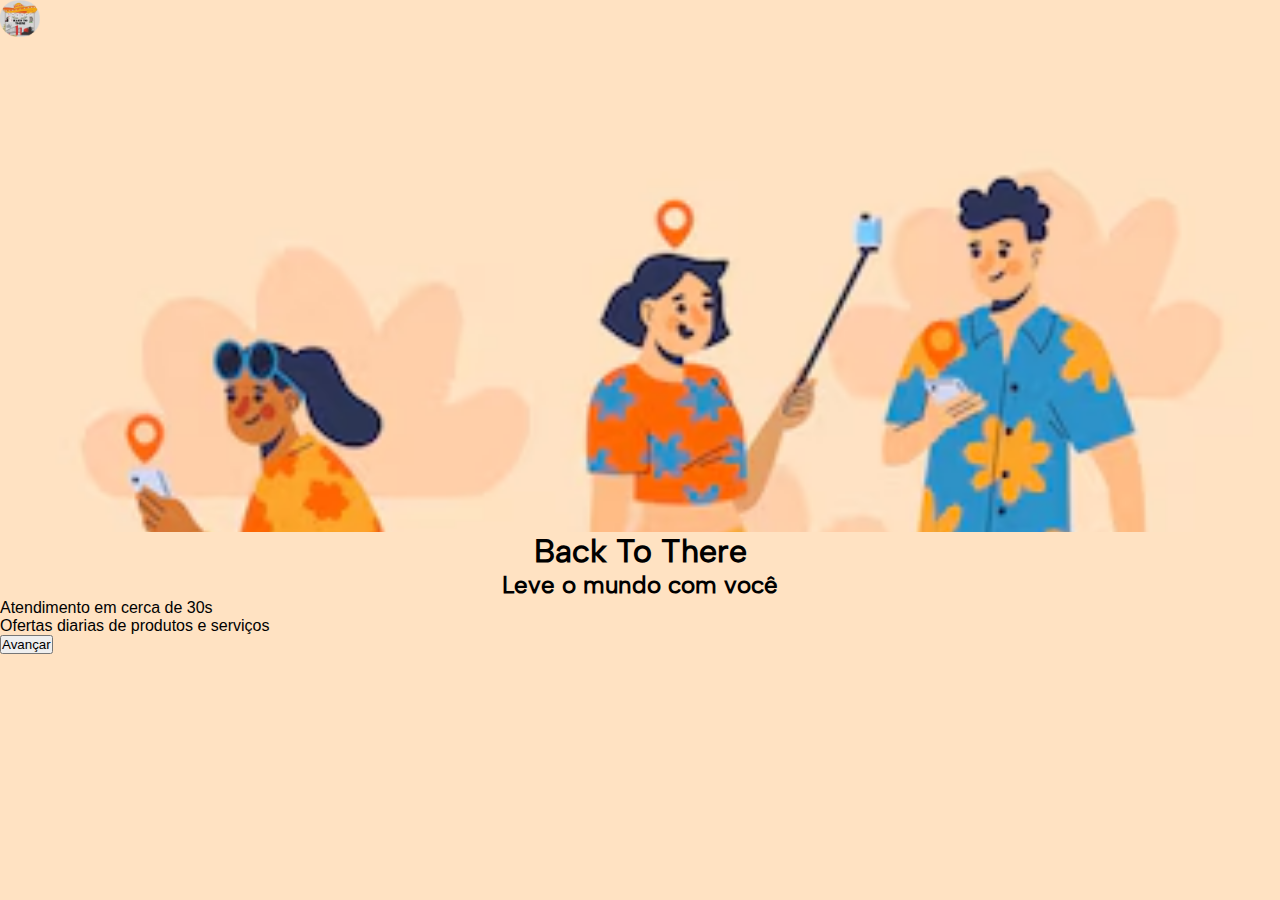
<file: index.html>
<!DOCTYPE html>
<html lang="pt-bt">
<head>
    <meta charset="UTF-8">
    <meta name="viewport" content="width=device-width, initial-scale=1.0">
    <title>Site</title>
    <link rel="shortcut icon" href="img/Captura_de_tela_2025-06-02_170545-removebg-preview.png" type="image/x-icon">
    <link rel="stylesheet" href="estilos/index.css">
</head>
<body>
    <header>
        <div id="iconBack">

        </div>        
    </header>
    <main>
        <div id="fotoPrincipal">

        </div>
        <h1>Back To There</h1>
        <h2>Leve o mundo com você</h2>
        <section>
            <div id="relogio">

            </div>
            <p>Atendimento em cerca de 30s</p>
        </section>
        <section>
            <div id="etiqueta">

            </div>
            <p>Ofertas diarias de produtos e serviços</p>
        </section>
        <section>
            <button>Avançar</button>
        </section>
    </main>

</body>
</html>
</file>
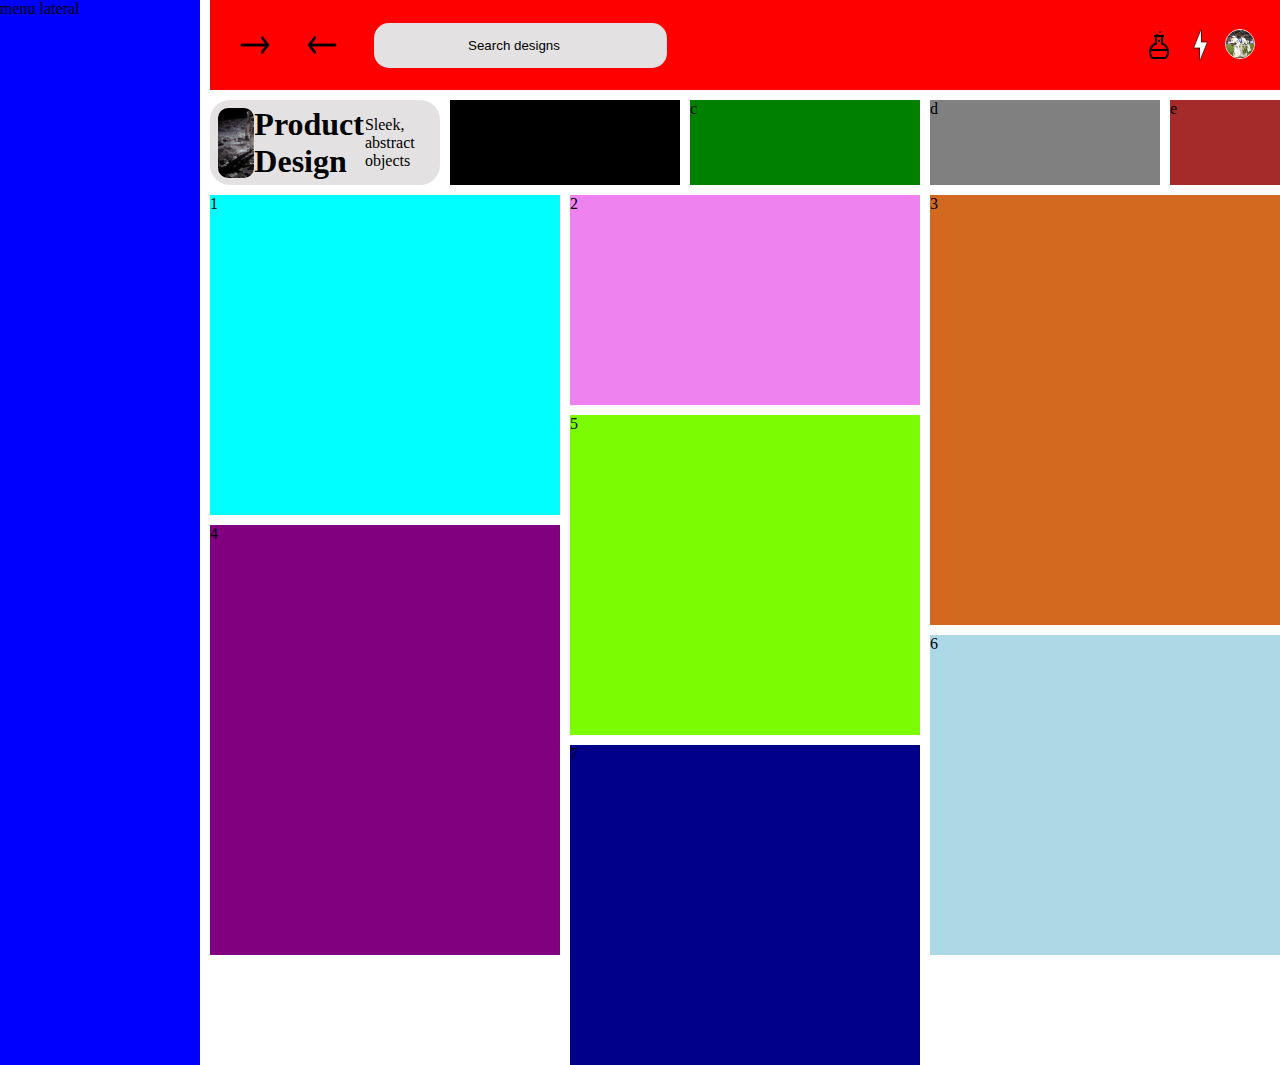
<file: Brainwave/index.html>
<!DOCTYPE html>
<html lang="pt-br">
<head>
    <meta charset="UTF-8">
    <meta name="viewport" content="width=device-width, initial-scale=1.0">
    <title>Brainwave</title>
    <link rel="stylesheet" href="estilos/style.css">
</head>
<body>
    <header>
        <div class="setas-e-pesquisa">
            <img src="img/icons8-right-arrow-50.png" alt="seta1" id="img1">
            <img src="img/icons8-right-arrow-50 (1).png" alt="seta2">
        <input type="search" name="pesquisa" id="ipesquisa" placeholder="Search designs">
        </div>

        <div class="img">
            <img src="img/icons8-garrafa-inferior-redonda-32.png" alt="garrafa">

            <img src="img/icons8-relâmpago-24.png" alt="raio">

            <img src="img/Vinicius-Jr-o-novo-Rei0325122900202406021208-14.webp" alt="perfil" id="perfil">
        </div>
    </header>
    <nav>
        <menu>
            menu lateral
        </menu>
    </nav>
    <div class="a">
        <div class="fotoA">

        </div>
        <h1>Product Design</h1>
        <p>Sleek, abstract objects</p>
    </div>
    <div class="b">b</div>
    <div class="c">c</div>
    <div class="d">d</div>
    <div class="e">e</div>

    <div class="fotos1">1</div>
    <div class="fotos2">2</div>
    <div class="fotos3">3</div>
    <div class="fotos4">4</div>
    <div class="fotos5">5</div>
    <div class="fotos6">6</div>
    <div class="foto7">7</div>
</body>
</html>
</file>
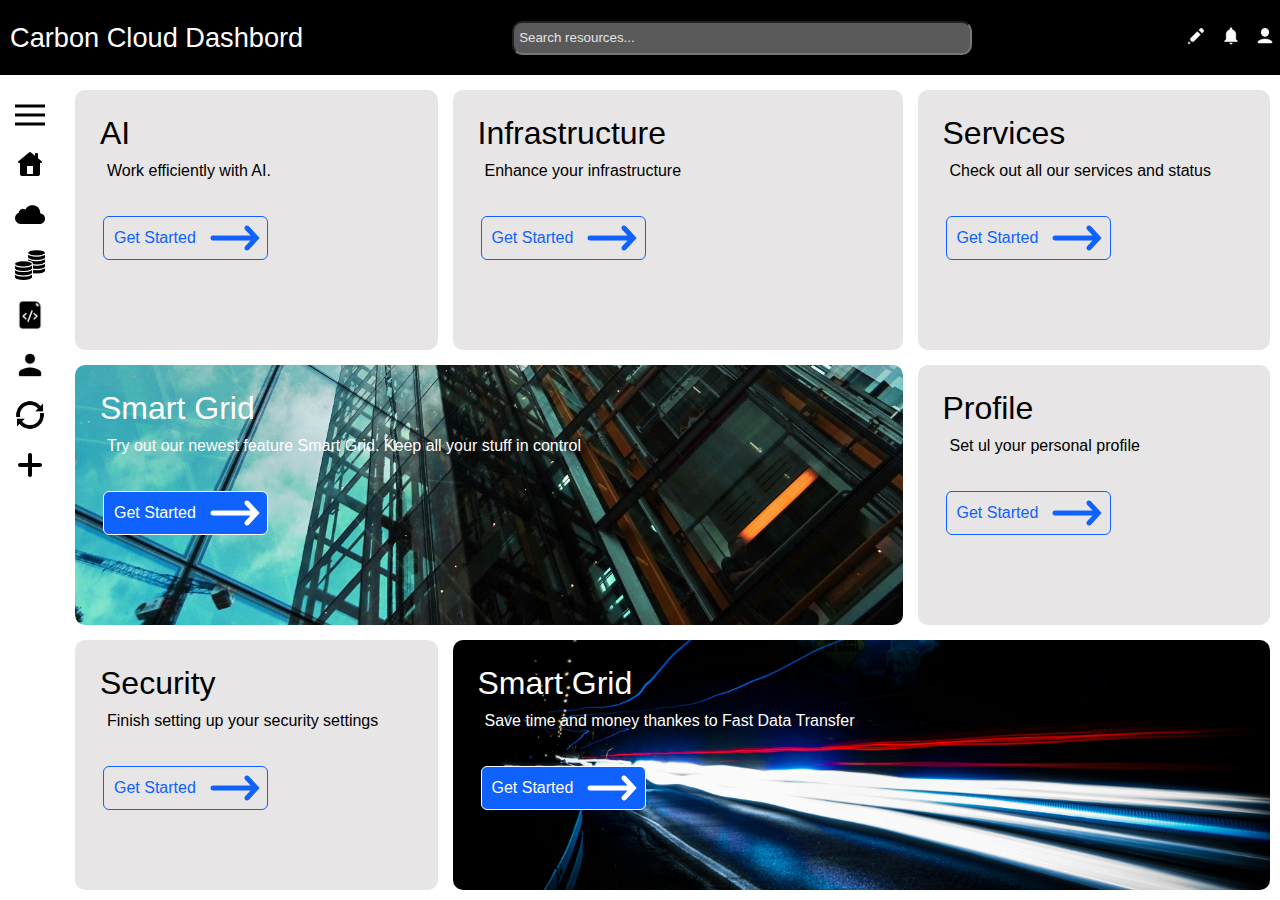
<file: Carbon Dashbord/index.html>
<!DOCTYPE html>
<html lang="pt-br">
<head>
  <meta charset="UTF-8">
  <meta name="viewport" content="width=device-width, initial-scale=1.0">
  <title>Carbon Dashbord</title>
  <link rel="shortcut icon" href="img/pexels-pavel-danilyuk-6809665.jpg" type="image/x-icon">
  <link rel="stylesheet" href="style.css">
</head>
<body>
    <header>
        <h1>Carbon Cloud Dashbord</h1>
        <input type="search" name="pesquisa" id="ipesquisa" placeholder="Search resources...">
        <div>
            <img src="img/icons8-lápis-30.png" alt="lápis">
            <img src="img/icons8-sino-30.png" alt="sino">
            <img src="img/icons8-usuário-30.png" alt="usuário">
        </div>
    </header>
    <nav>
      <menu>
        <img src="img/icons8-cardápio.png" alt="menu">
        <img src="img/icons8-pagina-inicial-30.png" alt="pagina incial">
        <img src="img/icons8-nuvem-50.png" alt="nuvem">
        <img src="img/icons8-moedas-50.png" alt="moedas">
        <img src="img/icons8-arquivo-de-código-64.png" alt="code">
        <img src="img/icons8-usuário-40.png" alt="user">
        <img src="img/icons8-atualizações-disponíveis-50.png" alt="recarregar">
        <img src="img/icons8-adição-30.png" alt="mais">
      </menu>
    </nav>
    
        <div class="ia">
          <h1>AI</h1>
          <p>Work efficiently with AI.</p>
          <div>Get Started <img src="img/icons8-right-arrow-50.png" alt="seta"></div>
        </div>

        <div class="infra">
          <h1>Infrastructure</h1>
          <p>Enhance your infrastructure</p>
          <div>Get Started <img src="img/icons8-right-arrow-50.png" alt="seta"></div>
        </div>

        <div class="servi">
          <h1>Services</h1>
          <p>Check out all our services and status</p>
          <div>Get Started <img src="img/icons8-right-arrow-50.png" alt="seta"></div>
        </div>

        <div class="smartgrid">
          <h1>Smart Grid</h1>
          <p>Try out our newest feature Smart Grid. Keep all your stuff in control</p>
          <div>Get Started <img src="img/icons8-right-arrow-50-rbranca.png" alt="seta"></div>
        </div>
      
        <div class="profile">
          <h1>Profile</h1>
          <p>Set ul your personal profile</p>
          <div>Get Started <img src="img/icons8-right-arrow-50.png" alt="seta"></div>
        </div>

        <div class="security">
          <h1>Security</h1>
          <p>Finish setting up your security settings</p>
          <div>Get Started <img src="img/icons8-right-arrow-50.png" alt="seta"></div>
        </div>

        <div class="fastdata">
          <h1>Smart Grid</h1>
          <p>Save time and money thankes to Fast Data Transfer</p>
          <div>Get Started <img src="img/icons8-right-arrow-50-rbranca.png" alt="seta"></div>
        </div>
</body>
</html>
</file>
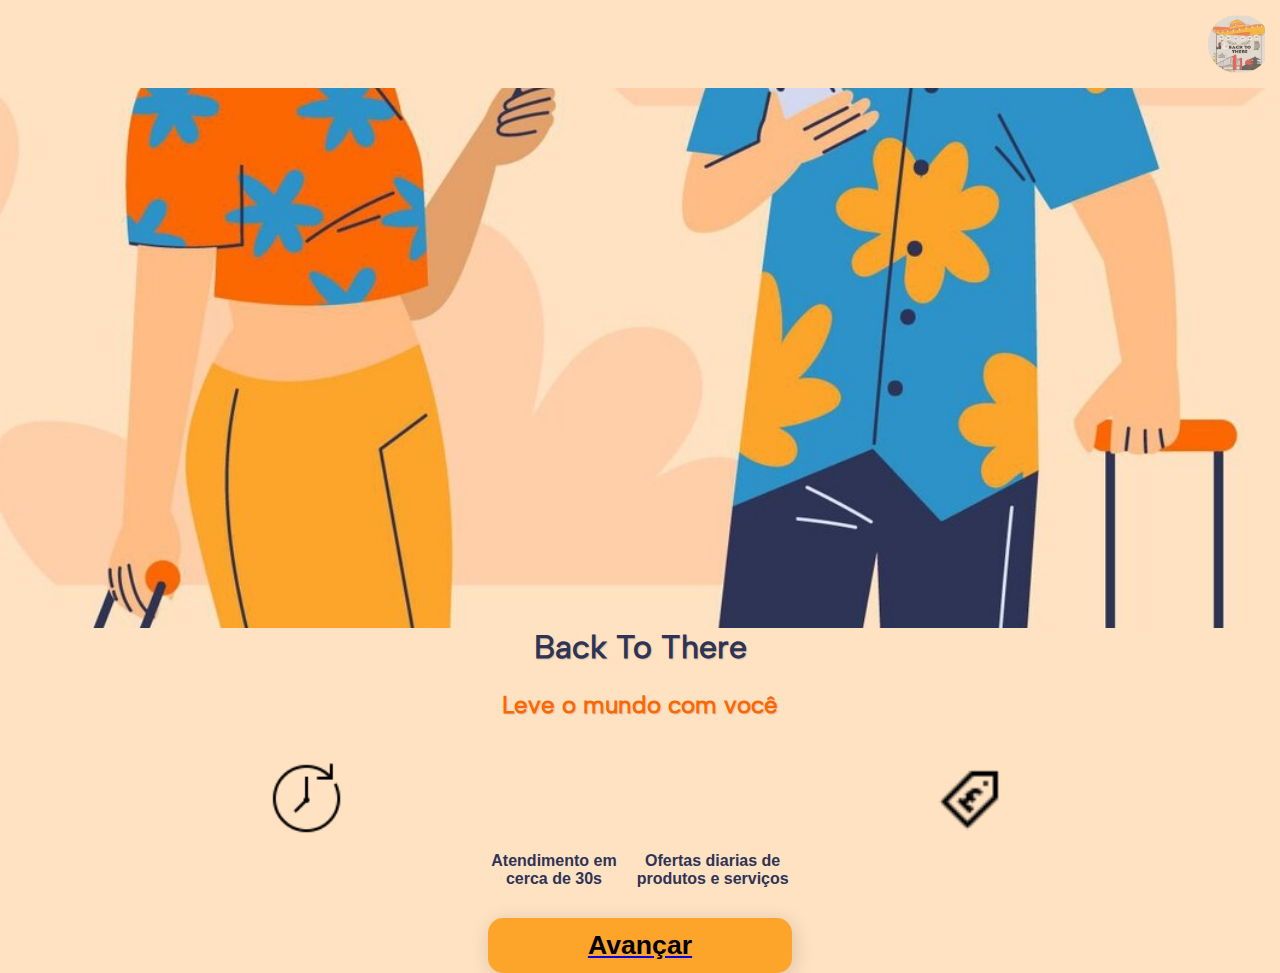
<file: Nova pasta/index.html>
<!DOCTYPE html>
<html lang="pt-br">
<head>
    <meta charset="UTF-8">
    <meta name="viewport" content="width=device-width, initial-scale=1.0">
    <title>Back To There</title>
    <link rel="shortcut icon" href="img/Captura_de_tela_2025-06-02_170545-removebg-preview.png" type="image/x-icon">
    <link rel="stylesheet" href="estilos/index.css">
</head>
<body>
    <header>
        <div id="iconBack">

        </div>        
    </header>
    <main>
        <div id="fotoPrincipal">

        </div>
        <h1>Back To There</h1>
        <h2>Leve o mundo com você</h2>
        <section class="icones">
            <div id="relogio">

            </div>
            <div id="etiqueta">

            </div>
        </section>
        <section id="textos">
            <p>Atendimento em <br>
               cerca de 30s</p>
                <p>Ofertas diarias de <br>
                   produtos e serviços</p>
        </section>
        <section>
            <a href="login.html">
                
                    <button id="botao">
                        <p>Avançar</p>
                    </button>
                
            </a>
        </section>
    </main>
</body>
</html>
</file>
<file: estilos/index.css>
@charset "UTF-8";

@font-face {
    font-family: 'fonte';
    src: url(../fonts/AlbertSans-VariableFont_wght.ttf )format('truetype');
    font-weight: normal;
    font-style: normal;
}

*{
    font-family: Arial, Helvetica, sans-serif;
    padding: 0px;
    margin: 0px;
}

body {
    background-color: #FFE2C2;
}

main h1{
    text-align: center;
    font-family: 'fonte', Arial, Helvetica, sans-serif;
}

main h2{
    text-align: center;
    font-family: 'fonte', Arial, Helvetica, sans-serif;
}
header div#iconBack{
    background-image: url(../img/Captura_de_tela_2025-06-02_170545-removebg-preview.png) ;
    background-size: cover;
    width: 40px;
    height: 37px;
}

main div#fotoPrincipal{
    background-image:  url(../img/turistas-desenhados-a-mao-ilustrados_52683-69578.avif);
    background-size: cover;
    width: 100vw;
    height: 55vh;
}
</file>
<file: Brainwave/estilos/style.css>
@charset "UTF-8";

*{
    margin: 0;
    padding: 0;
    box-sizing: border-box;
}

body{
    display: grid;
    grid-template-rows: 90px 85px 100px 100px 100px 100px 100px 100px 100px 100px;
    grid-template-columns: 200px 1fr 1fr 1fr 1fr 1fr 1fr 1fr 1fr 1fr;
    grid-auto-rows: 200px;
    grid-auto-columns: 200px;
    width: 100%;
    height: 100vh;
    gap: 10px;
}

header{
    display: flex;
    background-color: red;
    grid-row-start: 1;
    grid-row-end: 1;
    grid-column-start: 2;
    grid-column-end: -1;
    justify-content: space-between;
    align-items: center;
}

div.setas-e-pesquisa{
    display: flex;
    align-items: center;
}

div.setas-e-pesquisa img{
    width: 30px;
    height: 36px;
    margin: 7px 7px 7px 30px;
}

header div.img{
    display: flex;
    margin: 7px 20px 7px 7px;
    padding: 5px;
    gap: 13px;
}

input{
    width: 293px;
    height: 45px;
    border-radius: 15px;
    background-color: rgb(227, 225, 225);
    margin-left: 30px;
    border: lightgray;
}

input::placeholder{
    color: black;
    text-align: center;
}

#perfil{
    width: 30px;
    height: 30px;
    border-radius: 50%;
    border: 1px solid white;
}

nav{
    background-color: blue;
    grid-row-start: 1;
    grid-row-end: -1;
    grid-column-start: 1;
    grid-column-end: 1;
}

div.a{
    background-color: rgb(227, 225, 225);
    grid-column-start: 2;
    grid-column-end: 4;
    border-radius: 20px;
    display: flex;
    align-items: center;
}

div.fotoA{
    background-image: url(../img/pexels-pixabay-41162.jpg);
    background-size: cover;
    height: 70px;
    width: 69px;
    align-items: center;
    border-radius: 10px 10px 10px 10px;
    margin-left: 8px;
}

div.b{
    background-color: black;
    grid-column-start: 4;
    grid-column-end: 6;
}

div.c{
    background-color: green;
    grid-column-start: 6;
    grid-column-end: 8;
}

div.d{
    background-color: gray;
    grid-column-start: 8;
    grid-column-end: 10;
}

div.e{
    background-color: brown;
    grid-column-start: -2;
    grid-column-end: -1;
}

div.fotos1{
    background-color: aqua;
    grid-row-start: 3;
    grid-row-end: 6;
    grid-column-start: 2;
    grid-column-end: 5;
}

div.fotos2{
    background-color: violet;
    grid-row-start: 3;
    grid-row-end: 5;
    grid-column-start: 5;
    grid-column-end: 8;
}

div.fotos3{
    background-color: chocolate;
    grid-row-start: 3;
    grid-row-end: 7;
    grid-column-start: 8;
    grid-column-end: -1;
}

div.fotos4{
    background-color: purple;
    grid-row-start: 6;
    grid-row-end: 10;
    grid-column-start: 2;
    grid-column-end: 5;
}

div.fotos5{
    background-color: lawngreen;
    grid-row-start: 5;
    grid-row-end: 8;
    grid-column-start: 5;
    grid-column-end: 8;
}

div.fotos6{
    background-color: lightblue;
    grid-row-start: 7;
    grid-row-end: 10;
    grid-column-start: 8;
    grid-column-end: -1;
}

div.foto7{
    background-color: darkblue;
    grid-row-start: 8;
    grid-row-end: 11;
    grid-column-start: 5;
    grid-column-end: 8;
}
</file>
<file: Carbon Dashbord/style.css>
@charset "UTF-8";

*{
    margin: 0;
    padding: 0;
    box-sizing: border-box;
}

body{
    display: grid;
    grid-template-columns: 60px 1fr 450px 1fr;
    grid-template-rows: 75px 1fr 1fr 1fr;
    grid-auto-rows: 200px;
    grid-auto-columns: 200px;
    height: 100vh;
    width: 100vw;
    gap: 15px;
    font-family: Arial, Helvetica, sans-serif;
}

header{
    background-color: black;
    grid-row-start: 1;
    grid-row-end: 1;
    grid-column-start: 1;
    grid-column-end: -1;
    display: flex;
    justify-content: space-between;
    align-items: center;
}

header h1{
    font-size: 1.7em;
    color: white;
    font-weight: 500;
    padding-left: 10px;
}

header input{
    background-color: rgb(90, 89, 89);
    border-radius: 10px;
    width: 460px;
    height: 34px;
    
}

input::placeholder{
    color: rgb(228, 228, 228);
    padding-left: 5px;
}

header img{
    height: 20px;
    width: 20px;
    margin: 5px;
}

nav{
    grid-row-start: 2;
    grid-row-end: -1;
    grid-column-start: 1;
    grid-column-end: 1;
}

menu{
    display: flex;
    flex-direction: column;
    align-items: center;
}

nav menu img{
    height: 30px;
    width: 30px;
    margin-bottom: 10px;
    margin-top: 10px;
}

.ia{
    background-color: #e7e5e5;
    grid-row-start: 2;
    grid-row-end: 2;
    grid-column-start: 2;
    grid-column-end: 2;
    border-radius: 10px;
}

.ia h1{
    font-weight: lighter;
    padding: 25px;
    padding-bottom: 0px;
}

.ia p{
    padding: 10px;
    padding-left: 32px;
}

.ia div{
    display: flex;
    border: 1px solid #0f62fe;
    color: #0f62fe;
    align-items: center;
    height: 44px;
    width: 165px;
    margin-left: 28px;
    margin-top: 26px;
    padding-left: 10px;
    font-weight: lighter;
}

.ia div img{
    padding-left: 14px;
}

.infra{
    background-color: #e7e5e5;
    grid-row-start: 2;
    grid-row-end: 2;
    grid-column-start: 3;
    grid-column-end: 3;
    border-radius: 10px;
}

.infra h1{
    font-weight: lighter;
    padding: 25px;
    padding-bottom: 0px;
}

.infra p{
    padding: 10px;
    padding-left: 32px;
}

.infra div{
    display: flex;
    border: 1px solid #0f62fe;
    color: #0f62fe;
    align-items: center;
    height: 44px;
    width: 165px;
    margin-left: 28px;
    margin-top: 26px;
    padding-left: 10px;
    font-weight: lighter;
}

.infra div img{
    padding-left: 14px;
}

.servi{
    background-color: #e7e5e5;
    grid-row-start: 2;
    grid-row-end: 2;
    grid-column-start: 4;
    grid-column-end: 4;
    border-radius: 10px;
    margin-right: 10px;
}

.servi h1{
    font-weight: lighter;
    padding: 25px;
    padding-bottom: 0px;
}

.servi p{
    padding: 10px;
    padding-left: 32px;
}

.servi div{
    display: flex;
    border: 1px solid #0f62fe;
    color: #0f62fe;
    align-items: center;
    height: 44px;
    width: 165px;
    margin-left: 28px;
    margin-top: 26px;
    padding-left: 10px;
    font-weight: lighter;
}

.servi div img{
    padding-left: 14px;
}

.smartgrid{
    background-image: url(img/pexels-sevenstormphotography-443383.jpg);
    background-repeat: no-repeat;
    background-size: cover;
    background-position: bottom center;
    grid-row-start: 3;
    grid-row-end: 3;
    grid-column-start: 2;
    grid-column-end: 4;
    border-radius: 10px;
}

.smartgrid h1{
    color: white;
    font-weight: lighter;
    padding: 25px;
    padding-bottom: 0px;
}

.smartgrid p{
    padding: 10px;
    padding-left: 32px;
    color: white;
}

.smartgrid div{
    display: flex;
    background-color: #0f62fe;
    border: 1px solid white;
    color: white;
    align-items: center;
    height: 44px;
    width: 165px;
    margin-left: 28px;
    margin-top: 26px;
    padding-left: 10px;
    font-weight: lighter;
}

.smartgrid div img{
    padding-left: 14px;
}

.profile{
    background-color: #e7e5e5;
    grid-row-start: 3;
    grid-row-end: 3;
    grid-column-start: 4;
    grid-column-end: 4;
    border-radius: 10px;
    margin-right: 10px;
}

.profile h1{
    font-weight: lighter;
    padding: 25px;
    padding-bottom: 0px;
}

.profile p{
    padding: 10px;
    padding-left: 32px;
}

.profile div{
    display: flex;
    border: 1px solid #0f62fe;
    color: #0f62fe;
    align-items: center;
    height: 44px;
    width: 165px;
    margin-left: 28px;
    margin-top: 26px;
    padding-left: 10px;
    font-weight: lighter;
}

.profile div img{
    padding-left: 14px;
}

.security{
    background-color: #e7e5e5;
    grid-row-start: 4;
    grid-row-end: 4;
    grid-column-start: 2;
    grid-column-end: 2;
    border-radius: 10px;
    margin-bottom: 10px;
}

.security h1{
    font-weight: lighter;
    padding: 25px;
    padding-bottom: 0px;
}

.security p{
    padding: 10px;
    padding-left: 32px;
}

.security div{
    display: flex;
    border: 1px solid #0f62fe;
    color: #0f62fe;
    align-items: center;
    height: 44px;
    width: 165px;
    margin-left: 28px;
    margin-top: 26px;
    padding-left: 10px;
    font-weight: lighter;
}

.security div img{
    padding-left: 14px;
}

.fastdata{
    background-image: url(img/pexels-mateusz-dach-99805-409479.jpg);
    background-size: cover;
    background-repeat: no-repeat;
    background-position: center top;
    background-color: gray;
    grid-row-start: 4;
    grid-row-end: 4;
    grid-column-start: 3;
    grid-column-end: -1;
    border-radius: 10px;
    margin-right: 10px;
    margin-bottom: 10px;
    border-radius: 10px;
}

.fastdata h1{
    color: white;
    font-weight: lighter;
    padding: 25px;
    padding-bottom: 0px;
}

.fastdata p{
    padding: 10px;
    padding-left: 32px;
    color: white;
}

.fastdata div{
    display: flex;
    background-color: #0f62fe;
    border: 1px solid white;
    color: white;
    align-items: center;
    height: 44px;
    width: 165px;
    margin-left: 28px;
    margin-top: 26px;
    padding-left: 10px;
    font-weight: lighter;
}

.fastdata div img{
    padding-left: 14px;
}

/* Transições para botões "Get Started" */
.ia div, .infra div, .servi div, .profile div, .security div, .smartgrid div, .fastdata div {
    cursor: pointer;
    transition: all 0.3s ease;
    border-radius: 6px;
}

.ia div:hover, .infra div:hover, .servi div:hover, .profile div:hover, .security div:hover {
    background-color: #0f62fe;
    color: white;
    transform: scale(1.05);
}

.ia div:hover img, .infra div:hover img, .servi div:hover img, .profile div:hover img, .security div:hover img {
    filter: brightness(200%);
}

/* Para os botões já azuis (smartgrid, fastdata) */
.smartgrid div:hover, .fastdata div:hover {
    background-color: white;
    color: #0f62fe;
    transform: scale(1.05);
}

.smartgrid div:hover img, .fastdata div:hover img {
    filter: brightness(0) saturate(100%) invert(30%) sepia(95%) saturate(409%) hue-rotate(191deg) brightness(98%) contrast(101%);
}

/* Transição para ícones do menu lateral */
menu img {
    transition: transform 0.3s ease, filter 0.3s ease;
    cursor: pointer;
}

menu img:hover {
    transform: scale(1.2);
    filter: brightness(1.5);
}

/* Transição para ícones do header */
header img {
    transition: transform 0.3s ease;
    cursor: pointer;
}

header img:hover {
    transform: scale(1.2);
}

/* Input foco e transição */
header input {
    transition: all 0.3s ease;
}

header input:focus {
    outline: none;
    background-color: rgb(70, 70, 70);
    color: white;
    box-shadow: 0 0 0 2px #0f62fe;
}

/* Efeitos nas divs principais (cards) */
.ia, .infra, .servi, .smartgrid, .profile, .security, .fastdata{
    transition: all 0.3s ease;
}

.ia:hover, .infra:hover, .servi:hover, .smartgrid:hover, .profile:hover, .security:hover, .fastdata:hover {
    transform: translateY(-4px) scale(1.01);
    box-shadow: 0 8px 20px rgba(0, 0, 0, 0.2);
    cursor: pointer;
}

header div img:hover {
    background-color: rgba(255, 255, 255, 0.414); /* cor de destaque no hover */
    transform: scale(1.1);
    cursor: pointer;
    border-radius: 15px;
}
</file>
<file: Nova pasta/estilos/index.css>
@charset "UTF-8";

@font-face {
    font-family: 'fonte';
    src: url(../fonts/AlbertSans-VariableFont_wght.ttf )format('truetype');
    font-weight: normal;
    font-style: normal;
    box-sizing: border-box;
}

*{
    font-family: Arial, Helvetica, sans-serif;
    padding: 0px;
    margin: 0px;
}

body {
    background-color: #FFE2C2;
    overflow-x: hidden;
}

main h1{
    text-align: center;
    font-family: 'fonte', Arial, Helvetica, sans-serif;
    color: #2E3456;
    text-shadow: 1px 1px 1px rgba(0, 0, 0, 0.149);
    padding-bottom: 24px;
    font-weight: bolder;
}

main h2{
    text-align: center;
    font-family: 'fonte', Arial, Helvetica, sans-serif;
    color: #FC6701;
    text-shadow: 1px 1px 1px rgba(0, 0, 0, 0.149);
}
header div#iconBack{
    background-image: url(../img/Captura_de_tela_2025-06-02_170545-removebg-preview.png) ;
    background-size: cover;
    width: 57px;
    height: 58px;
    float: right;
    margin: 15px 15px;
    opacity: 0.7; 
}

main div#fotoPrincipal{
    background-image:  url(../img/real.png);
    background-size: cover;
    background-position: center center;
    width: 100%;
    height: 60vh;
    overflow-x: hidden;
}


section.icones {
    padding-top: 40px;
    display: flex;
    gap: 50px; 
    
}
 
main div#relogio{
    background-image: url(../img/icons8-hora-2-50.png);
    width: 50px;
    height: 50px;
    background-size: cover;
    margin: auto;
    width: 73px;
    height: 73px;
}

main div#etiqueta{
    margin: auto;
    background-image: url(../img/icons8-etiqueta-de-preço-32.png);
    width: 50px;
    height: 50px;
    background-size: cover;
    width: 78px;
    height: 78px;
}

section button{
    display: block;
    margin: auto;
    width: 304px;
    height: 55px;
    margin-top: 30px;
    border: 0px;
    border-radius: 15px;
    background-color: #FDA52A;
    box-shadow: 2px 4px 20px rgba(0, 0, 0, 0.148);
}

button p{
    color: black;
    font-size: 2em;
    font-weight: bold;
}

section#textos{
    display: flex;
    flex-wrap: wrap;
    gap: 20px;
    text-align: center;
    justify-content: center;
    padding-top: 15px;
    color: #2E3456;
    font-weight: bold;
}
</file>
